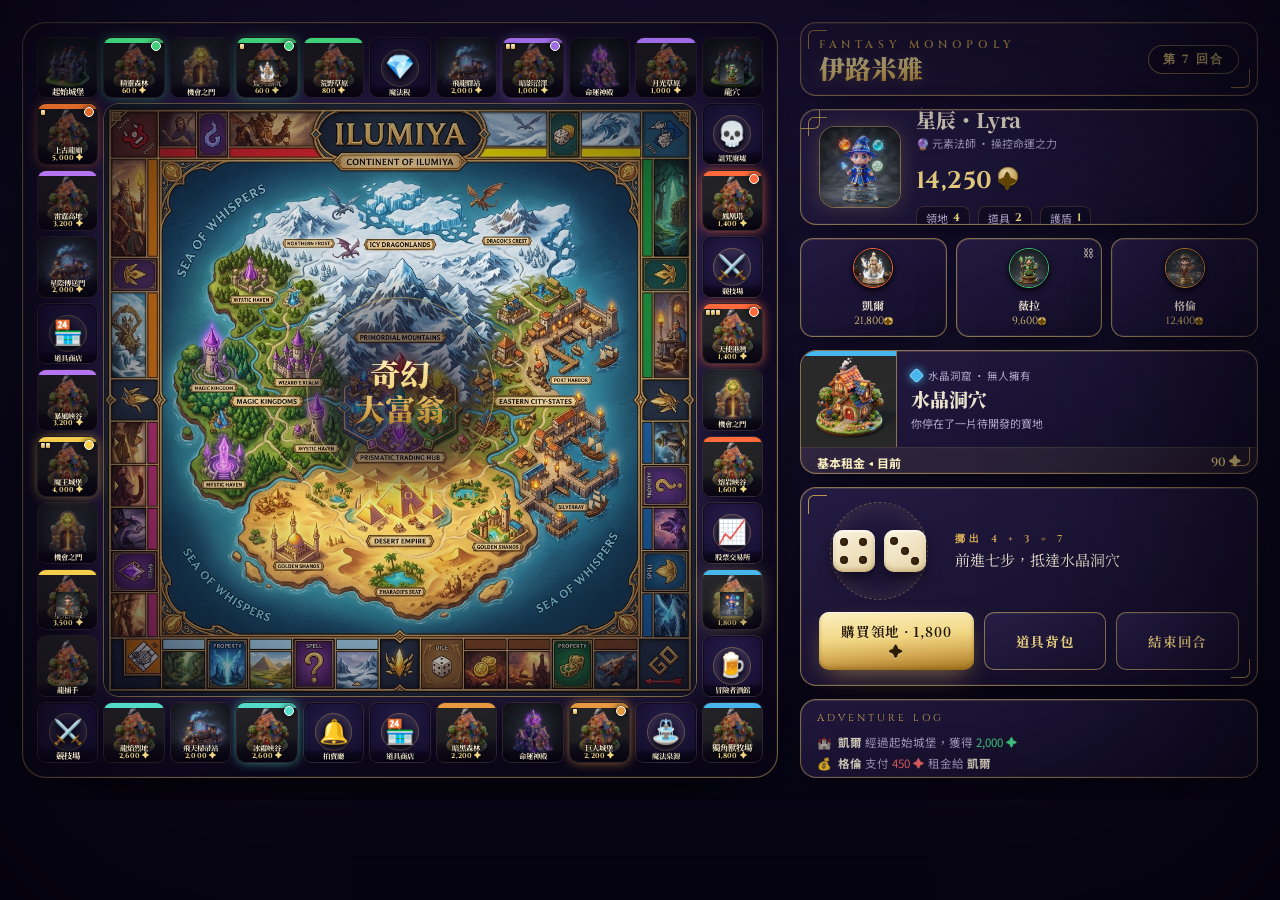
<file: screens/board.html>
<!DOCTYPE html>
<html lang="zh-TW">
<head>
<meta charset="UTF-8">
<title>主棋盤</title>
<link rel="stylesheet" href="../styles/ilumiya.css">
<style>
  .screen{position:relative;width:1280px;height:800px;display:flex;gap:22px;padding:22px;overflow:hidden;}

  /* ============ BOARD ============ */
  .board-wrap{position:relative;flex:0 0 auto;width:756px;height:756px;}
  .board{
    position:absolute;inset:0;display:grid;
    grid-template-columns:repeat(11,1fr);grid-template-rows:repeat(11,1fr);
    gap:5px;padding:14px;
    background:
      linear-gradient(150deg,rgba(40,30,72,.6),rgba(14,10,30,.75));
    border-radius:24px;
    border:1px solid var(--gold-line);
    box-shadow:0 30px 70px -24px #000, inset 0 0 0 1px rgba(231,193,107,.08), inset 0 0 90px rgba(8,4,20,.7);
  }
  /* center map */
  .map{
    grid-column:2 / 11;grid-row:2 / 11;position:relative;border-radius:16px;overflow:hidden;
    border:1px solid var(--gold-line);
    box-shadow:inset 0 0 0 4px rgba(10,6,24,.6),0 0 50px rgba(110,80,160,.35);
  }
  .map img{width:100%;height:100%;object-fit:cover;opacity:.96;}
  .map .map-veil{position:absolute;inset:0;background:radial-gradient(circle at 50% 42%,transparent 40%,rgba(8,4,20,.55));}
  .map .crest{
    position:absolute;left:50%;top:50%;transform:translate(-50%,-50%);text-align:center;width:100%;
  }
  .map .crest .ring{
    width:188px;height:188px;margin:0 auto;border-radius:50%;display:grid;place-items:center;
    border:1px solid var(--gold-line);
    background:radial-gradient(circle,rgba(12,8,26,.78),rgba(12,8,26,.35) 70%,transparent);
    box-shadow:0 0 40px rgba(0,0,0,.5),inset 0 0 30px rgba(244,217,133,.12);
  }
  .map .crest .ring::before{content:'';position:absolute;width:214px;height:214px;border-radius:50%;
    border:1px dashed rgba(231,193,107,.3);}
  .map .crest h1{font-size:30px;line-height:1.15;}
  .map .crest .sub{margin-top:4px;font-size:10px;}

  /* ============ TILE ============ */
  .tile{
    position:relative;border-radius:9px;overflow:hidden;cursor:pointer;
    background:#140f2b;border:1px solid rgba(231,193,107,.14);
    box-shadow:inset 0 0 0 1px rgba(0,0,0,.4);
  }
  .tile .art{position:absolute;inset:0;width:100%;height:100%;object-fit:cover;}
  .tile .top-bar{position:absolute;top:0;left:0;right:0;height:5px;z-index:3;}
  .tile .label{
    position:absolute;left:0;right:0;bottom:0;z-index:4;padding:3px 2px 2px;
    font-family:var(--serif);font-weight:700;font-size:7.4px;line-height:1.05;text-align:center;color:#f3e7cb;
    white-space:nowrap;overflow:hidden;text-overflow:ellipsis;
    background:linear-gradient(to top,rgba(6,3,16,.94),rgba(6,3,16,.55) 70%,transparent);
    text-shadow:0 1px 2px #000;
  }
  .tile .price{display:block;font-family:var(--display);font-weight:700;font-size:7px;color:var(--gold-2);letter-spacing:.02em;margin-top:1px;}
  .tile .veil{position:absolute;inset:0;background:linear-gradient(160deg,rgba(20,12,40,.05),rgba(8,4,20,.35));z-index:1;}
  /* corner tiles bigger emphasis */
  .tile.corner .label{font-size:8.4px;}
  /* owned glow */
  .tile.owned{box-shadow:inset 0 0 0 1.5px var(--own),0 0 12px -2px var(--own);}
  .tile .owner-gem{position:absolute;top:3px;right:3px;z-index:5;width:10px;height:10px;border-radius:50%;
    border:1.5px solid #fff;box-shadow:0 0 6px #000;}
  .tile .pips{position:absolute;top:6px;left:3px;z-index:5;display:flex;gap:1px;}
  .tile .pips i{width:4px;height:5px;border-radius:1px;background:linear-gradient(var(--gold-1),var(--gold-3));box-shadow:0 0 3px #000;}
  /* action medallion tiles (no building art) */
  .tile.medallion{background:radial-gradient(circle at 50% 38%,#2a2150,#120c2c);display:grid;place-items:center;}
  .tile.medallion .glyph{font-size:24px;filter:drop-shadow(0 2px 3px #000);z-index:2;margin-top:-6px;}
  .tile.medallion::before{content:'';position:absolute;width:60%;height:60%;border-radius:50%;
    border:1px solid rgba(231,193,107,.4);box-shadow:inset 0 0 14px rgba(244,217,133,.18);}

  /* tokens on tile */
  .tile .tokens{position:absolute;bottom:13px;left:0;right:0;z-index:6;display:flex;justify-content:center;gap:-4px;}
  .tile .tokens img{width:24px;height:24px;object-fit:contain;margin:0 -5px;
    filter:drop-shadow(0 3px 3px rgba(0,0,0,.7));}
  .tile .tokens img.active{filter:drop-shadow(0 0 6px var(--gold-2)) drop-shadow(0 3px 3px #000);}
  .tile.here{box-shadow:inset 0 0 0 2px var(--gold-2),0 0 18px -2px var(--gold-glow);animation:tilepulse 1.8s ease-in-out infinite;}
  @keyframes tilepulse{0%,100%{box-shadow:inset 0 0 0 2px var(--gold-2),0 0 14px -3px var(--gold-glow);}50%{box-shadow:inset 0 0 0 2px var(--gold-1),0 0 26px 0 var(--gold-glow);}}

  /* ============ RIGHT RAIL ============ */
  .rail{flex:1;min-width:0;display:flex;flex-direction:column;gap:13px;}
  .rail-head{display:flex;align-items:center;justify-content:space-between;padding:14px 18px;}
  .rail-head .round{
    font-family:var(--display);font-weight:700;font-size:12px;color:var(--gold-2);
    border:1px solid var(--gold-line);border-radius:999px;padding:5px 14px;letter-spacing:.16em;white-space:nowrap;
    background:rgba(12,8,26,.5);
  }

  /* current player spotlight */
  .spot{padding:16px 18px;display:flex;gap:15px;align-items:center;position:relative;overflow:hidden;}
  .spot::after{content:'';position:absolute;inset:0;background:radial-gradient(120% 80% at 0% 0%,rgba(244,217,133,.14),transparent 55%);pointer-events:none;}
  .spot .ava{position:relative;flex:0 0 auto;width:82px;height:82px;border-radius:16px;overflow:hidden;
    border:1.5px solid var(--gold-line);background:radial-gradient(circle at 50% 30%,#2c2152,#120c2c);
    box-shadow:0 0 22px rgba(244,217,133,.2),inset 0 0 0 1px rgba(0,0,0,.4);}
  .spot .ava img{width:100%;height:100%;object-fit:contain;}
  .spot .who{flex:1;min-width:0;}
  .spot .who .nm{font-family:var(--serif);font-weight:900;font-size:20px;color:var(--ink);}
  .spot .who .arch{font-size:11px;color:var(--ink-dim);margin-top:1px;}
  .spot .who .money{margin-top:9px;font-size:24px;}
  .spot .who .money .amount{font-size:24px;}
  .chips{display:flex;gap:8px;margin-top:9px;flex-wrap:wrap;}
  .chip{display:inline-flex;align-items:center;gap:5px;font-size:11px;color:var(--ink-dim);
    background:rgba(12,8,26,.55);border:1px solid rgba(231,193,107,.18);border-radius:8px;padding:3px 9px;}
  .chip b{color:var(--gold-2);font-family:var(--display);}

  /* other players row */
  .others{display:flex;gap:9px;}
  .pcard{flex:1;min-width:0;padding:9px 8px 8px;text-align:center;position:relative;border-radius:13px;}
  .pcard img{width:40px;height:40px;object-fit:contain;border-radius:50%;border:1.5px solid var(--pc);
    background:rgba(12,8,26,.6);filter:drop-shadow(0 2px 3px #000);}
  .pcard .pn{font-family:var(--serif);font-weight:700;font-size:11px;margin-top:4px;color:var(--ink);
    white-space:nowrap;overflow:hidden;text-overflow:ellipsis;}
  .pcard .pm{font-size:10.5px;color:var(--gold-2);font-family:var(--display);margin-top:1px;}
  .pcard.jailed::after{content:'⛓';position:absolute;top:5px;right:7px;font-size:11px;}

  /* landed property panel */
  .landed{padding:0;overflow:hidden;}
  .landed .lh{display:flex;align-items:stretch;gap:0;}
  .landed .lh .pic{flex:0 0 96px;height:96px;position:relative;overflow:hidden;border-right:1px solid var(--gold-line);}
  .landed .lh .pic img{width:100%;height:100%;object-fit:cover;}
  .landed .lh .pic .rb{position:absolute;top:0;left:0;right:0;height:5px;}
  .landed .lh .info{flex:1;padding:11px 14px;display:flex;flex-direction:column;justify-content:center;}
  .landed .lh .info .reg{display:flex;align-items:center;gap:6px;font-size:10.5px;color:var(--ink-dim);}
  .landed .lh .info .nm{font-family:var(--serif);font-weight:900;font-size:19px;margin-top:2px;color:var(--ink);}
  .landed .lh .info .st{font-size:11px;color:var(--ink-dim);margin-top:3px;}
  .rent-row{display:flex;justify-content:space-between;padding:6px 16px;font-size:12px;border-top:1px solid rgba(231,193,107,.1);}
  .rent-row:first-of-type{border-top:1px solid var(--gold-line);}
  .rent-row .lbl{color:var(--ink-dim);}
  .rent-row.cur{background:rgba(244,217,133,.08);}
  .rent-row.cur .lbl{color:var(--gold-1);font-weight:700;}
  .rent-row .v{font-family:var(--display);font-weight:600;color:var(--gold-2);}

  /* dice + actions dock */
  .dock{margin-top:auto;padding:15px 18px;display:flex;flex-direction:column;gap:13px;}
  .dice-cast{display:flex;align-items:center;gap:16px;}
  .casting-circle{position:relative;flex:0 0 auto;width:120px;height:96px;display:grid;place-items:center;}
  .casting-circle::before{content:'';position:absolute;width:96px;height:96px;border-radius:50%;
    border:1px dashed rgba(231,193,107,.35);box-shadow:inset 0 0 24px rgba(244,217,133,.12);}
  .dice-pair{display:flex;gap:9px;}
  .die{width:42px;height:42px;border-radius:10px;position:relative;
    background:linear-gradient(150deg,#fbf3df,#e6d3a6);
    box-shadow:0 6px 14px rgba(0,0,0,.5),inset 0 2px 2px rgba(255,255,255,.7),inset 0 -3px 4px rgba(150,110,40,.35);}
  .die i{position:absolute;width:8px;height:8px;border-radius:50%;transform:translate(-50%,-50%);
    background:radial-gradient(circle at 35% 30%,#4a2f12,#1c1106);box-shadow:inset 0 1px 1px rgba(0,0,0,.6);}
  .dock .actions{display:flex;gap:10px;}
  .dock .actions .btn{flex:1;}

  /* event log */
  .log{padding:11px 16px;max-height:96px;overflow:hidden;}
  .log .lt{font-family:var(--display);font-size:10px;letter-spacing:.3em;color:var(--gold-3);margin-bottom:7px;}
  .log .li{display:flex;gap:7px;font-size:11.5px;color:var(--ink-dim);padding:3px 0;line-height:1.3;}
  .log .li .ic{flex:0 0 auto;}
  .log .li b{color:var(--ink);font-weight:700;}
  .log .li .g{color:var(--gain);}
  .log .li .l{color:var(--loss);}
</style>
</head>
<body class="void-bg">
<div class="screen" data-screen-label="主棋盤">

  <!-- ============ BOARD ============ -->
  <div class="board-wrap">
    <div class="board" id="board">
      <div class="map">
        <img src="../images/background_map.png" alt="Ilumiya">
        <div class="map-veil"></div>
        <div class="crest">
          <div class="ring">
            <div>
              <h1 class="title-zh">奇幻<br>大富翁</h1>
            </div>
          </div>
          <div class="sub eyebrow">CONTINENT&nbsp;OF&nbsp;ILUMIYA</div>
        </div>
      </div>
    </div>
  </div>

  <!-- ============ RIGHT RAIL ============ -->
  <div class="rail">
    <div class="rail-head panel flourish">
      <div>
        <div class="eyebrow">Fantasy&nbsp;Monopoly</div>
        <div class="title-zh" style="font-size:26px;line-height:1;margin-top:3px;">伊路米雅</div>
      </div>
      <div class="round">第 7 回合</div>
    </div>

    <!-- current player spotlight -->
    <div class="spot panel flourish" style="--c:var(--shadow)">
      <div class="ava"><img src="../images/q_mage.png" alt=""></div>
      <div class="who">
        <div class="nm">星辰・Lyra</div>
        <div class="arch">🔮 元素法師 · 操控命運之力</div>
        <div class="money"><span class="amount">14,250</span> <span class="coin"></span></div>
        <div class="chips">
          <span class="chip">領地 <b>4</b></span>
          <span class="chip">道具 <b>2</b></span>
          <span class="chip">護盾 <b>1</b></span>
        </div>
      </div>
    </div>

    <!-- other players -->
    <div class="others">
      <div class="pcard panel" style="--pc:var(--fire)"><img src="../images/q_paladin.png" alt=""><div class="pn">凱爾</div><div class="pm">21,800<span class="coin" style="font-size:8px"></span></div></div>
      <div class="pcard panel jailed" style="--pc:var(--enchanted)"><img src="../images/q_druid.png" alt=""><div class="pn">薇拉</div><div class="pm">9,600<span class="coin" style="font-size:8px"></span></div></div>
      <div class="pcard panel" style="--pc:var(--giant)"><img src="../images/q_engineer.png" alt=""><div class="pn">格倫</div><div class="pm">12,400<span class="coin" style="font-size:8px"></span></div></div>
    </div>

    <!-- landed property -->
    <div class="landed panel flourish">
      <div class="lh">
        <div class="pic"><span class="rb" style="background:var(--crystal)"></span><img src="../images/tile_property.png" alt=""></div>
        <div class="info">
          <div class="reg"><span class="gem" style="color:var(--crystal);background:var(--crystal)"></span> 水晶洞窟 · 無人擁有</div>
          <div class="nm">水晶洞穴</div>
          <div class="st">你停在了一片待開發的寶地</div>
        </div>
      </div>
      <div class="rent-row cur"><span class="lbl">基本租金 ◂ 目前</span><span class="v">90 ✦</span></div>
      <div class="rent-row"><span class="lbl">🏠 一級建築</span><span class="v">250 ✦</span></div>
      <div class="rent-row"><span class="lbl">🏰 城堡（滿級）</span><span class="v">1,050 ✦</span></div>
    </div>

    <!-- dock -->
    <div class="dock panel flourish">
      <div class="dice-cast">
        <div class="casting-circle">
          <div class="dice-pair">
            <div class="die" data-v="4"></div>
            <div class="die" data-v="3"></div>
          </div>
        </div>
        <div style="flex:1">
          <div class="eyebrow" style="font-size:10px">擲出 4 + 3 = 7</div>
          <div class="t-serif" style="font-size:15px;color:var(--ink);margin-top:3px;">前進七步，抵達水晶洞穴</div>
        </div>
      </div>
      <div class="actions">
        <button class="btn btn-gold btn-sm" style="flex:1.4">購買領地 · 1,800 ✦</button>
        <button class="btn btn-ghost btn-sm">道具背包</button>
        <button class="btn btn-ghost btn-sm">結束回合</button>
      </div>
    </div>

    <!-- log -->
    <div class="log panel">
      <div class="lt">ADVENTURE&nbsp;LOG</div>
      <div class="li"><span class="ic">🏰</span><span><b>凱爾</b> 經過起始城堡，獲得 <span class="g">2,000 ✦</span></span></div>
      <div class="li"><span class="ic">💰</span><span><b>格倫</b> 支付 <span class="l">450 ✦</span> 租金給 <b>凱爾</b></span></div>
      <div class="li"><span class="ic">🪤</span><span><b>薇拉</b> 被龍捕手抓進龍穴</span></div>
    </div>
  </div>
</div>

<script>
const REGION={enchanted:'魔法森林',shadow:'暗影之域',fire:'烈焰之地',crystal:'水晶洞窟',giant:'巨人高原',frost:'冰霜峽谷',sacred:'神聖殿堂',storm:'暴風之境',ancient:'上古聖域'};
const BOARD=[
 {t:'special',n:'起始城堡',img:'tile_special',glyph:'🏰',corner:1},
 {t:'property',n:'精靈森林',g:'enchanted',price:600},
 {t:'chance',n:'機會之門',img:'tile_chance'},
 {t:'property',n:'矮人礦坑',g:'enchanted',price:600},
 {t:'property',n:'荒野草原',g:'enchanted',price:800},
 {t:'tax',n:'魔法稅',glyph:'💎'},
 {t:'transport',n:'飛龍驛站',img:'tile_railway',price:2000},
 {t:'property',n:'暗影沼澤',g:'shadow',price:1000},
 {t:'destiny',n:'命運神殿',img:'tile_destiny'},
 {t:'property',n:'月光草原',g:'shadow',price:1000},
 {t:'special',n:'龍穴',img:'tile_special',glyph:'🐉',corner:1},
 {t:'curse',n:'詛咒廢墟',glyph:'💀'},
 {t:'property',n:'鳳凰塔',g:'fire',price:1400},
 {t:'minigame',n:'競技場',glyph:'⚔️'},
 {t:'property',n:'天使港灣',g:'fire',price:1400},
 {t:'chance',n:'機會之門',img:'tile_chance'},
 {t:'property',n:'熔岩峽谷',g:'fire',price:1600},
 {t:'stock',n:'股票交易所',glyph:'📈'},
 {t:'property',n:'水晶洞穴',g:'crystal',price:1800,here:1},
 {t:'tavern',n:'冒險者酒館',glyph:'🍺'},
 {t:'property',n:'獨角獸牧場',g:'crystal',price:1800,corner:1},
 {t:'free',n:'魔法泉源',glyph:'⛲'},
 {t:'property',n:'巨人城堡',g:'giant',price:2200},
 {t:'destiny',n:'命運神殿',img:'tile_destiny'},
 {t:'property',n:'暗黑森林',g:'giant',price:2200},
 {t:'shop',n:'道具商店',glyph:'🏪'},
 {t:'auction',n:'拍賣廳',glyph:'🔔'},
 {t:'property',n:'冰霜峽谷',g:'frost',price:2600},
 {t:'transport',n:'飛天掃帚站',img:'tile_railway',price:2000},
 {t:'property',n:'龍焰烈地',g:'frost',price:2600},
 {t:'minigame',n:'競技場',glyph:'⚔️',corner:1},
 {t:'special',n:'龍捕手',glyph:'🪤'},
 {t:'property',n:'星光神殿',g:'sacred',price:3500},
 {t:'chance',n:'機會之門',img:'tile_chance'},
 {t:'property',n:'魔王城堡',g:'sacred',price:4000},
 {t:'property',n:'暴風峽谷',g:'storm',price:3200},
 {t:'shop',n:'道具商店',glyph:'🏪'},
 {t:'transport',n:'星際傳送門',img:'tile_railway',price:2000},
 {t:'property',n:'雷霆高地',g:'storm',price:3200},
 {t:'property',n:'上古龍廟',g:'ancient',price:5000},
];
// owners for the mock: idx -> {color, level}
const OWN={1:{c:'enchanted',lv:0},3:{c:'enchanted',lv:1},7:{c:'shadow',lv:2},12:{c:'fire',lv:0},
 14:{c:'fire',lv:3},22:{c:'giant',lv:1},27:{c:'frost',lv:0},34:{c:'sacred',lv:2},39:{c:'ancient',lv:1}};
// tokens on board: idx -> [{img,active}]
const TOKENS={18:[{img:'q_mage',active:1}],10:[{img:'q_druid'}],3:[{img:'q_paladin'}],32:[{img:'q_engineer'}]};

function gpos(i){
  if(i<=10) return {c:i+1,r:1};
  if(i<=20) return {c:11,r:i-10+1};
  if(i<=30) return {c:30-i+1,r:11};
  return {c:1,r:40-i+1};
}
const board=document.getElementById('board');
BOARD.forEach((sp,i)=>{
  const p=gpos(i);
  const el=document.createElement('div');
  el.className='tile'+(sp.corner?' corner':'')+(sp.here?' here':'');
  el.style.gridColumn=p.c; el.style.gridRow=p.r;
  const own=OWN[i];
  const hasArt = sp.t==='property'||sp.t==='transport'||sp.t==='chance'||sp.t==='destiny'||sp.t==='special';
  let html='';
  if(hasArt){
    const img = sp.img || 'tile_property';
    html += `<img class="art" src="../images/${img}.png" alt=""><div class="veil"></div>`;
    if(sp.g) html += `<span class="top-bar" style="background:var(--${sp.g})"></span>`;
  } else {
    el.classList.add('medallion');
    html += `<div class="glyph">${sp.glyph||'✦'}</div>`;
  }
  if(own){
    el.classList.add('owned'); el.style.setProperty('--own',`var(--${own.c})`);
    html += `<span class="owner-gem" style="background:var(--${own.c})"></span>`;
    if(own.lv>0){ html += `<div class="pips">`+ '<i></i>'.repeat(own.lv) +`</div>`; }
  }
  // label
  let label = `<div class="label">${sp.n}`;
  if(sp.price) label += `<span class="price">${sp.price.toLocaleString()} ✦</span>`;
  label += `</div>`;
  html += label;
  // tokens
  if(TOKENS[i]){
    html += `<div class="tokens">`+ TOKENS[i].map(t=>`<img class="${t.active?'active':''}" src="../images/${t.img}.png">`).join('') +`</div>`;
  }
  el.innerHTML=html;
  board.appendChild(el);
});

// dice pips
const PIP={1:[[50,50]],2:[[28,28],[72,72]],3:[[26,26],[50,50],[74,74]],4:[[28,28],[72,28],[28,72],[72,72]],5:[[26,26],[74,26],[50,50],[26,74],[74,74]],6:[[28,24],[72,24],[28,50],[72,50],[28,76],[72,76]]};
document.querySelectorAll('.die').forEach(d=>{
  const v=+d.dataset.v;
  PIP[v].forEach(([x,y])=>{const i=document.createElement('i');i.style.left=x+'%';i.style.top=y+'%';d.appendChild(i);});
});
</script>
</body>
</html>
</file>
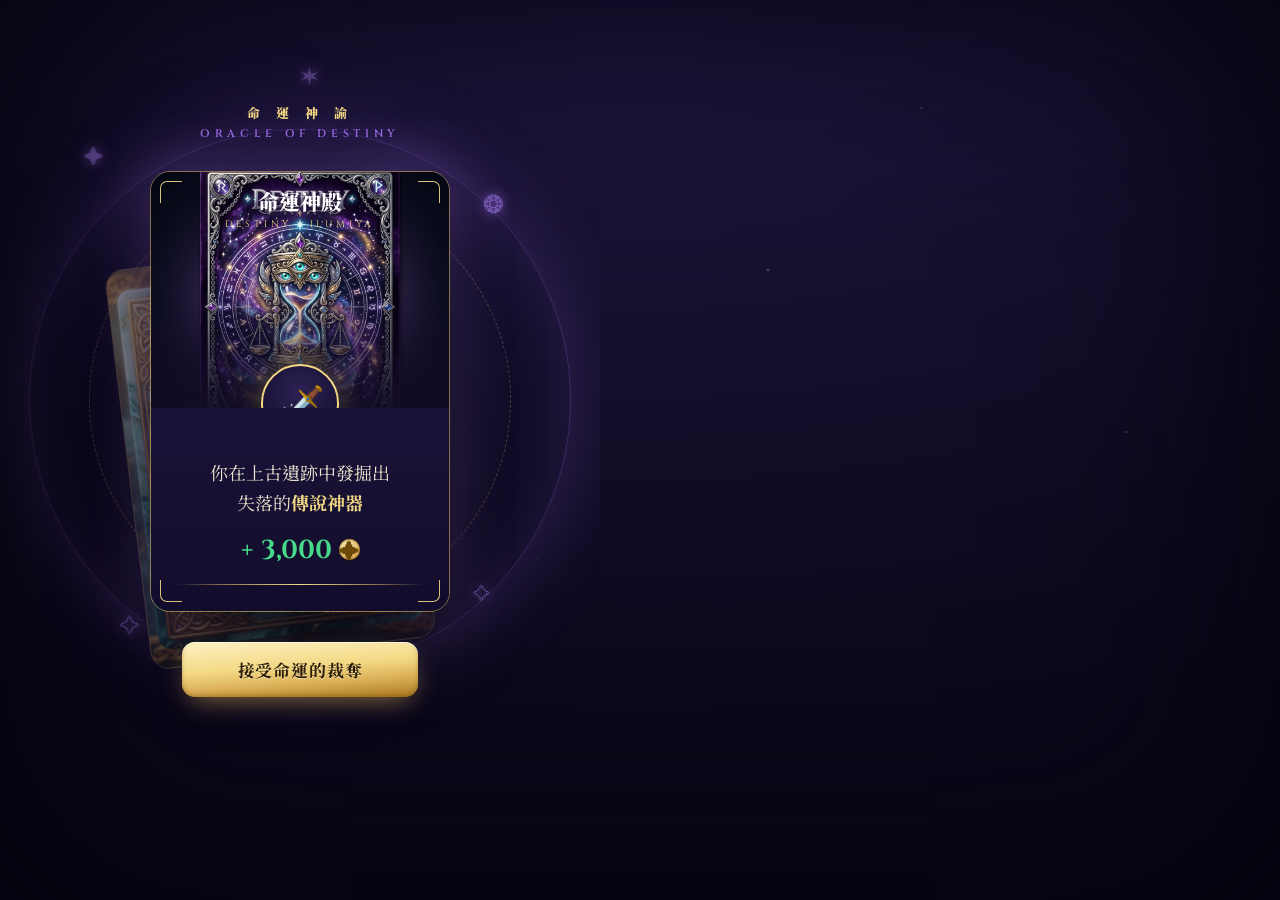
<file: screens/card-draw.html>
<!DOCTYPE html>
<html lang="zh-TW">
<head>
<meta charset="UTF-8">
<title>命運神諭</title>
<link rel="stylesheet" href="../styles/ilumiya.css">
<style>
  .screen{position:relative;width:600px;height:800px;overflow:hidden;display:grid;place-items:center;}
  .arcane{position:absolute;inset:0;}
  .arcane::before{content:'';position:absolute;left:50%;top:50%;transform:translate(-50%,-50%);
    width:540px;height:540px;border-radius:50%;border:1px solid rgba(157,107,230,.3);
    box-shadow:0 0 80px rgba(157,107,230,.25),inset 0 0 60px rgba(157,107,230,.15);}
  .arcane::after{content:'';position:absolute;left:50%;top:50%;transform:translate(-50%,-50%) rotate(18deg);
    width:420px;height:420px;border-radius:50%;border:1px dashed rgba(231,193,107,.28);}
  .glowrune{position:absolute;font-family:var(--display);color:rgba(180,140,255,.5);font-size:20px;text-shadow:0 0 12px rgba(157,107,230,.7);}

  .stack{position:relative;z-index:3;width:100%;display:flex;flex-direction:column;align-items:center;padding:0 40px;}
  .ribbon{font-family:var(--serif);font-weight:900;font-size:13px;letter-spacing:.5em;color:var(--gold-2);
    text-transform:none;margin-bottom:4px;}
  .eyebrow.dt{color:var(--shadow);}

  /* peeking back card */
  .back-peek{position:absolute;top:78px;width:286px;height:402px;border-radius:18px;overflow:hidden;
    transform:rotate(-7deg) translateX(-30px);opacity:.5;border:1px solid var(--gold-line);filter:blur(.4px);}
  .back-peek img{width:100%;height:100%;object-fit:cover;}

  /* main card */
  .card{position:relative;width:300px;border-radius:20px;overflow:hidden;
    border:1.5px solid var(--gold-line);
    box-shadow:0 40px 80px -20px #000,0 0 60px rgba(157,107,230,.4),inset 0 0 0 1px rgba(231,193,107,.12);
    animation:rise .6s cubic-bezier(.2,.8,.2,1);}
  @keyframes rise{from{transform:translateY(40px) scale(.94);opacity:0;}to{transform:none;opacity:1;}}
  .card .top{position:relative;height:236px;overflow:hidden;}
  .card .top img{width:100%;height:100%;object-fit:cover;object-position:center 22%;}
  .card .top .seal{position:absolute;left:50%;bottom:-34px;transform:translateX(-50%);z-index:4;
    width:78px;height:78px;border-radius:50%;display:grid;place-items:center;font-size:38px;
    background:radial-gradient(circle at 50% 35%,#2c2152,#120c2c);border:2px solid var(--gold-2);
    box-shadow:0 8px 22px rgba(0,0,0,.6),0 0 26px rgba(244,217,133,.4);}
  .card .top .grad{position:absolute;inset:0;background:linear-gradient(to bottom,transparent 50%,rgba(18,12,38,.95));}
  .card .top .kicker{position:absolute;top:14px;left:0;right:0;text-align:center;}
  .card .top .kicker .k{font-family:var(--serif);font-weight:900;font-size:21px;color:#fff;text-shadow:0 2px 12px #000,0 0 18px rgba(157,107,230,.8);}
  .card .top .kicker .ke{font-family:var(--display);font-size:9.5px;letter-spacing:.4em;color:var(--gold-2);margin-top:2px;}
  .card .body{background:linear-gradient(180deg,#1a1338,#120c2c);padding:50px 26px 26px;text-align:center;}
  .card .body .txt{font-family:var(--serif);font-size:18px;line-height:1.65;color:var(--ink);}
  .card .body .reward{margin-top:16px;font-family:var(--display);font-weight:700;font-size:26px;}
  .card .body .reward.g{color:var(--gain);} .card .body .reward.l{color:var(--loss);}
  .card .body .rule-gold{margin:16px 0 0;}
  .corner-fl{position:absolute;width:22px;height:22px;border:1.5px solid var(--gold-2);z-index:5;opacity:.9;}
  .cf1{top:9px;left:9px;border-right:0;border-bottom:0;border-radius:7px 0 0 0;}
  .cf2{top:9px;right:9px;border-left:0;border-bottom:0;border-radius:0 7px 0 0;}
  .cf3{bottom:9px;left:9px;border-right:0;border-top:0;border-radius:0 0 0 7px;}
  .cf4{bottom:9px;right:9px;border-left:0;border-top:0;border-radius:0 0 7px 0;}

  .confirm{margin-top:30px;z-index:3;}
  .confirm .btn{padding:15px 56px;font-size:17px;}
</style>
</head>
<body class="void-bg">
<div class="screen" data-screen-label="命運抽卡">
  <div class="arcane">
    <span class="glowrune" style="left:14%;top:18%">✦</span>
    <span class="glowrune" style="right:16%;top:24%">❂</span>
    <span class="glowrune" style="left:20%;bottom:20%">✧</span>
    <span class="glowrune" style="right:18%;bottom:24%">⟡</span>
    <span class="glowrune" style="left:50%;top:8%">✶</span>
  </div>

  <div class="stack">
    <div class="ribbon">命 運 神 諭</div>
    <div class="eyebrow dt" style="margin-bottom:30px">Oracle&nbsp;of&nbsp;Destiny</div>

    <div style="position:relative;display:grid;place-items:center;">
      <div class="back-peek"><img src="../images/chance_card_back.png" alt=""></div>
      <div class="card">
        <span class="corner-fl cf1"></span><span class="corner-fl cf2"></span>
        <span class="corner-fl cf3"></span><span class="corner-fl cf4"></span>
        <div class="top">
          <img src="../images/destiny_card_back.png" alt="">
          <div class="grad"></div>
          <div class="kicker"><div class="k">命運神殿</div><div class="ke">DESTINY&nbsp;·&nbsp;ILUMIYA</div></div>
          <div class="seal">🗡️</div>
        </div>
        <div class="body">
          <div class="txt">你在上古遺跡中發掘出<br>失落的<b style="color:var(--gold-2)">傳說神器</b></div>
          <div class="reward g">+ 3,000 <span class="coin" style="font-size:20px"></span></div>
          <hr class="rule-gold">
        </div>
      </div>
    </div>

    <div class="confirm"><button class="btn btn-gold">接受命運的裁奪</button></div>
  </div>
</div>
</body>
</html>
</file>
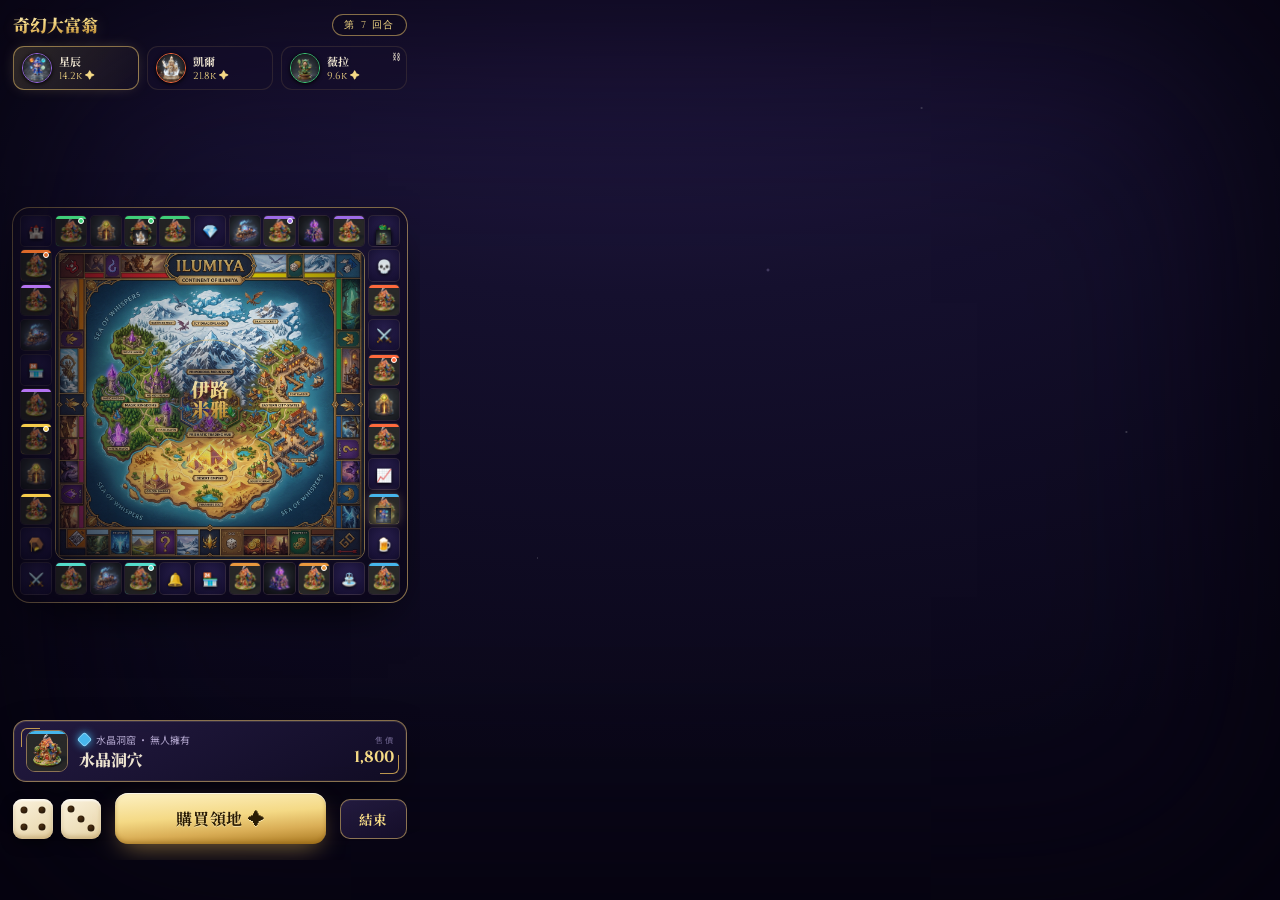
<file: screens/mobile.html>
<!DOCTYPE html>
<html lang="zh-TW">
<head>
<meta charset="UTF-8">
<title>手機版</title>
<link rel="stylesheet" href="../styles/ilumiya.css">
<style>
  .screen{position:relative;width:420px;height:860px;overflow:hidden;display:flex;flex-direction:column;}
  /* top bar */
  .topbar{flex:0 0 auto;padding:12px 13px 10px;display:flex;flex-direction:column;gap:9px;position:relative;z-index:5;}
  .tb-head{display:flex;align-items:center;justify-content:space-between;}
  .tb-head .brand{font-family:var(--serif);font-weight:900;font-size:17px;}
  .tb-head .round{font-family:var(--display);font-size:10px;letter-spacing:.16em;color:var(--gold-2);
    border:1px solid var(--gold-line);border-radius:999px;padding:3px 11px;background:rgba(12,8,26,.5);}
  .pstrip{display:flex;gap:8px;}
  .pc{flex:1;display:flex;align-items:center;gap:7px;padding:6px 8px;border-radius:11px;min-width:0;
    background:rgba(20,14,42,.6);border:1px solid rgba(231,193,107,.12);position:relative;}
  .pc.active{background:linear-gradient(120deg,rgba(244,217,133,.16),rgba(244,217,133,.02));border-color:var(--gold-line);
    box-shadow:0 0 16px -5px var(--gold-glow);}
  .pc img{width:30px;height:30px;border-radius:50%;object-fit:contain;border:1.5px solid var(--pc);flex:0 0 auto;
    background:rgba(12,8,26,.6);filter:drop-shadow(0 1px 2px #000);}
  .pc .pi{min-width:0;}
  .pc .pi .n{font-family:var(--serif);font-weight:700;font-size:11px;white-space:nowrap;overflow:hidden;text-overflow:ellipsis;color:var(--ink);}
  .pc .pi .m{font-family:var(--display);font-size:10px;color:var(--gold-2);}
  .pc.jail::after{content:'⛓';position:absolute;top:3px;right:5px;font-size:9px;}

  /* board */
  .board-area{flex:1;display:grid;place-items:center;padding:6px 11px;min-height:0;}
  .board{width:396px;height:396px;display:grid;grid-template-columns:repeat(11,1fr);grid-template-rows:repeat(11,1fr);
    gap:2.5px;padding:7px;border-radius:18px;border:1px solid var(--gold-line);
    background:linear-gradient(150deg,rgba(40,30,72,.6),rgba(14,10,30,.75));
    box-shadow:0 20px 50px -20px #000,inset 0 0 60px rgba(8,4,20,.6);}
  .map{grid-column:2/11;grid-row:2/11;position:relative;border-radius:11px;overflow:hidden;border:1px solid var(--gold-line);
    box-shadow:inset 0 0 0 3px rgba(10,6,24,.5);}
  .map img{width:100%;height:100%;object-fit:cover;opacity:.95;}
  .map .veil{position:absolute;inset:0;background:radial-gradient(circle at 50% 42%,transparent 38%,rgba(8,4,20,.6));}
  .map .crest{position:absolute;left:50%;top:50%;transform:translate(-50%,-50%);text-align:center;}
  .map .crest .ring{width:118px;height:118px;border-radius:50%;display:grid;place-items:center;
    border:1px solid var(--gold-line);background:radial-gradient(circle,rgba(12,8,26,.7),transparent 72%);}
  .map .crest h1{font-size:19px;line-height:1.1;}
  .map .crest .sub{font-size:6.5px;margin-top:3px;}

  .tile{position:relative;border-radius:5px;overflow:hidden;background:#140f2b;border:1px solid rgba(231,193,107,.12);}
  .tile .art{position:absolute;inset:0;width:100%;height:100%;object-fit:cover;}
  .tile .tb{position:absolute;top:0;left:0;right:0;height:3px;z-index:3;}
  .tile.medallion{background:radial-gradient(circle at 50% 38%,#2a2150,#120c2c);display:grid;place-items:center;}
  .tile.medallion .glyph{font-size:13px;filter:drop-shadow(0 1px 2px #000);}
  .tile.owned{box-shadow:inset 0 0 0 1.5px var(--own);}
  .tile .og{position:absolute;top:2px;right:2px;width:6px;height:6px;border-radius:50%;border:1px solid #fff;z-index:4;}
  .tile.here{box-shadow:inset 0 0 0 2px var(--gold-2),0 0 12px -2px var(--gold-glow);}
  .tile .tok{position:absolute;bottom:1px;left:0;right:0;z-index:5;display:flex;justify-content:center;}
  .tile .tok img{width:15px;height:15px;object-fit:contain;filter:drop-shadow(0 1px 2px #000);}
  .tile .tok img.active{filter:drop-shadow(0 0 4px var(--gold-2)) drop-shadow(0 1px 2px #000);}

  /* bottom dock */
  .dock{flex:0 0 auto;padding:11px 13px 16px;display:flex;flex-direction:column;gap:11px;position:relative;z-index:5;}
  .tilestrip{display:flex;align-items:center;gap:11px;padding:9px 12px;border-radius:13px;}
  .tilestrip .ic{width:42px;height:42px;border-radius:9px;overflow:hidden;flex:0 0 auto;position:relative;border:1px solid var(--gold-line);}
  .tilestrip .ic img{width:100%;height:100%;object-fit:cover;}
  .tilestrip .ic .b{position:absolute;top:0;left:0;right:0;height:3px;}
  .tilestrip .ti{flex:1;min-width:0;}
  .tilestrip .ti .r{display:flex;align-items:center;gap:6px;font-size:10px;color:var(--ink-dim);}
  .tilestrip .ti .n{font-family:var(--serif);font-weight:900;font-size:16px;color:var(--ink);margin-top:1px;}
  .tilestrip .rent{text-align:right;}
  .tilestrip .rent .rl{font-family:var(--display);font-size:8px;letter-spacing:.18em;color:var(--ink-faint);}
  .tilestrip .rent .rv{font-family:var(--display);font-weight:700;font-size:16px;color:var(--gold-2);}

  .castrow{display:flex;align-items:center;gap:14px;}
  .dice-pair{display:flex;gap:8px;}
  .die{width:40px;height:40px;border-radius:9px;position:relative;background:linear-gradient(150deg,#fbf3df,#e6d3a6);
    box-shadow:0 5px 12px rgba(0,0,0,.5),inset 0 2px 2px rgba(255,255,255,.7),inset 0 -3px 4px rgba(150,110,40,.35);}
  .die i{position:absolute;width:7px;height:7px;border-radius:50%;transform:translate(-50%,-50%);
    background:radial-gradient(circle at 35% 30%,#4a2f12,#1c1106);}
  .castrow .btn{flex:1;}
</style>
</head>
<body class="void-bg">
<div class="screen" data-screen-label="手機版主畫面">
  <div class="topbar">
    <div class="tb-head">
      <div class="brand title-zh">奇幻大富翁</div>
      <div class="round">第 7 回合</div>
    </div>
    <div class="pstrip">
      <div class="pc active" style="--pc:var(--shadow)"><img src="../images/q_mage.png"><div class="pi"><div class="n">星辰</div><div class="m">14.2k ✦</div></div></div>
      <div class="pc" style="--pc:var(--fire)"><img src="../images/q_paladin.png"><div class="pi"><div class="n">凱爾</div><div class="m">21.8k ✦</div></div></div>
      <div class="pc jail" style="--pc:var(--enchanted)"><img src="../images/q_druid.png"><div class="pi"><div class="n">薇拉</div><div class="m">9.6k ✦</div></div></div>
    </div>
  </div>

  <div class="board-area">
    <div class="board" id="board">
      <div class="map">
        <img src="../images/background_map.png" alt="">
        <div class="veil"></div>
        <div class="crest"><div class="ring"><h1 class="title-zh">伊路<br>米雅</h1></div><div class="sub eyebrow">ILUMIYA</div></div>
      </div>
    </div>
  </div>

  <div class="dock">
    <div class="tilestrip panel flourish">
      <div class="ic"><span class="b" style="background:var(--crystal)"></span><img src="../images/tile_property.png"></div>
      <div class="ti">
        <div class="r"><span class="gem" style="color:var(--crystal);background:var(--crystal)"></span> 水晶洞窟 · 無人擁有</div>
        <div class="n">水晶洞穴</div>
      </div>
      <div class="rent"><div class="rl">售價</div><div class="rv">1,800</div></div>
    </div>
    <div class="castrow">
      <div class="dice-pair"><div class="die" data-v="4"></div><div class="die" data-v="3"></div></div>
      <button class="btn btn-gold">購買領地 ✦</button>
      <button class="btn btn-ghost btn-sm" style="flex:0 0 auto">結束</button>
    </div>
  </div>
</div>

<script>
const BOARD=[
 {t:'special',glyph:'🏰'},{t:'property',g:'enchanted'},{t:'chance',img:'tile_chance'},{t:'property',g:'enchanted'},{t:'property',g:'enchanted'},
 {t:'tax',glyph:'💎'},{t:'transport',img:'tile_railway'},{t:'property',g:'shadow'},{t:'destiny',img:'tile_destiny'},{t:'property',g:'shadow'},
 {t:'special',glyph:'🐉'},{t:'curse',glyph:'💀'},{t:'property',g:'fire'},{t:'minigame',glyph:'⚔️'},{t:'property',g:'fire'},
 {t:'chance',img:'tile_chance'},{t:'property',g:'fire'},{t:'stock',glyph:'📈'},{t:'property',g:'crystal',here:1},{t:'tavern',glyph:'🍺'},
 {t:'property',g:'crystal'},{t:'free',glyph:'⛲'},{t:'property',g:'giant'},{t:'destiny',img:'tile_destiny'},{t:'property',g:'giant'},
 {t:'shop',glyph:'🏪'},{t:'auction',glyph:'🔔'},{t:'property',g:'frost'},{t:'transport',img:'tile_railway'},{t:'property',g:'frost'},
 {t:'minigame',glyph:'⚔️'},{t:'special',glyph:'🪤'},{t:'property',g:'sacred'},{t:'chance',img:'tile_chance'},{t:'property',g:'sacred'},
 {t:'property',g:'storm'},{t:'shop',glyph:'🏪'},{t:'transport',img:'tile_railway'},{t:'property',g:'storm'},{t:'property',g:'ancient'}
];
const OWN={1:{c:'enchanted'},3:{c:'enchanted'},7:{c:'shadow'},14:{c:'fire'},22:{c:'giant'},27:{c:'frost'},34:{c:'sacred'},39:{c:'ancient'}};
const TOK={18:[{img:'q_mage',a:1}],10:[{img:'q_druid'}],3:[{img:'q_paladin'}]};
function gpos(i){if(i<=10)return{c:i+1,r:1};if(i<=20)return{c:11,r:i-10+1};if(i<=30)return{c:30-i+1,r:11};return{c:1,r:40-i+1};}
const board=document.getElementById('board');
BOARD.forEach((sp,i)=>{
  const p=gpos(i),el=document.createElement('div');
  el.className='tile'+(sp.here?' here':'');el.style.gridColumn=p.c;el.style.gridRow=p.r;
  const art=sp.t==='property'||sp.t==='transport'||sp.t==='chance'||sp.t==='destiny';let h='';
  if(art){h+=`<img class="art" src="../images/${sp.img||'tile_property'}.png">`;if(sp.g)h+=`<span class="tb" style="background:var(--${sp.g})"></span>`;}
  else{el.classList.add('medallion');h+=`<div class="glyph">${sp.glyph||'✦'}</div>`;}
  if(OWN[i]){el.classList.add('owned');el.style.setProperty('--own',`var(--${OWN[i].c})`);h+=`<span class="og" style="background:var(--${OWN[i].c})"></span>`;}
  if(TOK[i])h+=`<div class="tok">`+TOK[i].map(t=>`<img class="${t.a?'active':''}" src="../images/${t.img}.png">`).join('')+`</div>`;
  el.innerHTML=h;board.appendChild(el);
});
const PIP={1:[[50,50]],2:[[28,28],[72,72]],3:[[26,26],[50,50],[74,74]],4:[[28,28],[72,28],[28,72],[72,72]],5:[[26,26],[74,26],[50,50],[26,74],[74,74]],6:[[28,24],[72,24],[28,50],[72,50],[28,76],[72,76]]};
document.querySelectorAll('.die').forEach(d=>{PIP[+d.dataset.v].forEach(([x,y])=>{const i=document.createElement('i');i.style.left=x+'%';i.style.top=y+'%';d.appendChild(i);});});
</script>
</body>
</html>
</file>
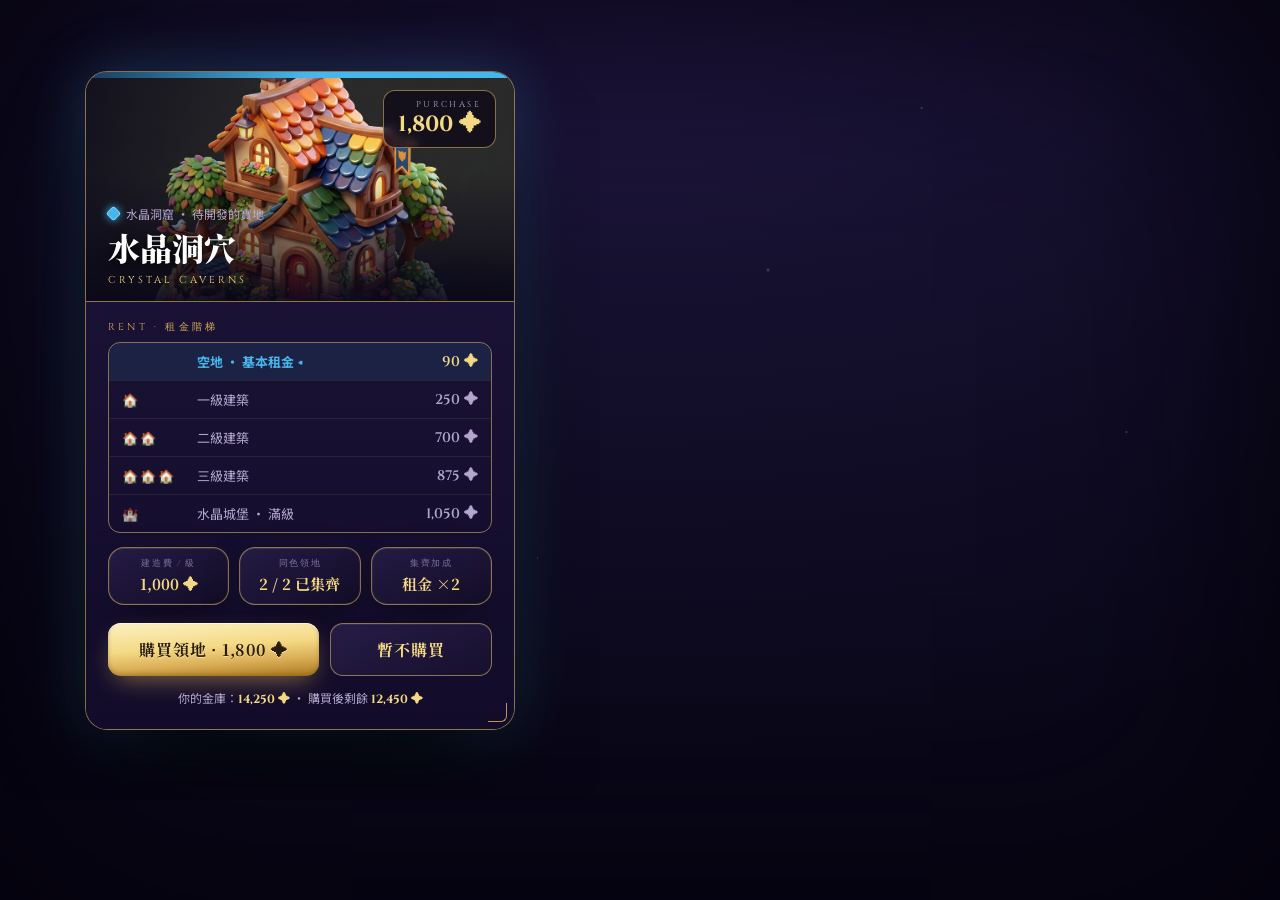
<file: screens/property.html>
<!DOCTYPE html>
<html lang="zh-TW">
<head>
<meta charset="UTF-8">
<title>領地契約</title>
<link rel="stylesheet" href="../styles/ilumiya.css">
<style>
  .screen{position:relative;width:600px;height:800px;overflow:hidden;display:grid;place-items:center;padding:30px;}
  .glow-floor{position:absolute;left:50%;bottom:60px;transform:translateX(-50%);width:380px;height:60px;border-radius:50%;
    background:radial-gradient(ellipse,rgba(70,182,236,.3),transparent 70%);filter:blur(6px);}

  .deed{position:relative;z-index:3;width:430px;border-radius:22px;overflow:hidden;
    box-shadow:0 44px 90px -24px #000,0 0 60px rgba(70,182,236,.25);
    animation:rise .5s cubic-bezier(.2,.8,.2,1);}
  @keyframes rise{from{transform:translateY(34px);opacity:0;}to{transform:none;opacity:1;}}

  .hero{position:relative;height:230px;overflow:hidden;border-bottom:1px solid var(--gold-line);}
  .hero img{width:100%;height:100%;object-fit:cover;object-position:center 38%;}
  .hero .reg-bar{position:absolute;top:0;left:0;right:0;height:6px;background:var(--crystal);}
  .hero .grad{position:absolute;inset:0;background:linear-gradient(105deg,rgba(10,7,24,.7),transparent 45%),linear-gradient(to top,rgba(10,7,24,.92),transparent 55%);}
  .hero .heading{position:absolute;left:22px;right:22px;bottom:14px;}
  .hero .heading .reg{display:flex;align-items:center;gap:7px;font-size:12px;color:var(--ink-dim);}
  .hero .heading h2{font-family:var(--serif);font-weight:900;font-size:32px;color:#fff;text-shadow:0 3px 14px #000;margin-top:2px;}
  .hero .heading .en{font-family:var(--display);font-size:10px;letter-spacing:.3em;color:var(--gold-2);text-transform:uppercase;margin-top:3px;}
  .hero .pricetag{position:absolute;top:18px;right:18px;text-align:right;padding:8px 14px;border-radius:12px;
    background:rgba(10,7,24,.7);border:1px solid var(--gold-line);backdrop-filter:blur(4px);}
  .hero .pricetag .pl{font-family:var(--display);font-size:8.5px;letter-spacing:.28em;color:var(--ink-dim);}
  .hero .pricetag .pv{font-family:var(--display);font-weight:700;font-size:22px;color:var(--gold-2);}

  .deed .body{background:linear-gradient(180deg,#191234,#120c2a);padding:18px 22px 22px;}
  .deed .body .sech{font-family:var(--display);font-size:10px;letter-spacing:.32em;color:var(--gold-3);margin-bottom:8px;}
  /* rent ladder */
  .ladder{display:flex;flex-direction:column;gap:0;border:1px solid var(--gold-line);border-radius:12px;overflow:hidden;}
  .rl{display:flex;align-items:center;gap:11px;padding:9px 13px;border-top:1px solid rgba(231,193,107,.1);}
  .rl:first-child{border-top:none;}
  .rl .lv{display:flex;gap:2px;width:64px;flex:0 0 auto;}
  .rl .lv .h{font-size:13px;filter:saturate(.4) brightness(.9);}
  .rl .lv .h.on{filter:none;}
  .rl .nm{flex:1;font-size:13px;color:var(--ink-dim);}
  .rl .v{font-family:var(--display);font-weight:600;font-size:14px;color:var(--ink-dim);}
  .rl.cur{background:rgba(70,182,236,.1);}
  .rl.cur .nm{color:var(--crystal);font-weight:700;} .rl.cur .v{color:var(--gold-2);}

  .meta-row{display:flex;gap:10px;margin-top:14px;}
  .mbox{flex:1;text-align:center;padding:10px 6px;}
  .mbox .ml{font-family:var(--display);font-size:8.5px;letter-spacing:.2em;color:var(--ink-faint);}
  .mbox .mv{font-family:var(--serif);font-weight:700;font-size:15px;color:var(--gold-2);margin-top:3px;}

  .actions{display:flex;gap:11px;margin-top:18px;}
  .actions .btn{flex:1;}
  .wallet{text-align:center;margin-top:13px;font-size:12px;color:var(--ink-dim);}
  .wallet b{color:var(--gold-2);font-family:var(--display);}
</style>
</head>
<body class="void-bg">
<div class="screen" data-screen-label="房產購買">
  <div class="glow-floor"></div>
  <div class="deed panel flourish">
    <div class="hero">
      <span class="reg-bar"></span>
      <img src="../images/tile_property.png" alt="">
      <div class="grad"></div>
      <div class="pricetag"><div class="pl">PURCHASE</div><div class="pv">1,800 ✦</div></div>
      <div class="heading">
        <div class="reg"><span class="gem" style="color:var(--crystal);background:var(--crystal)"></span> 水晶洞窟 · 待開發的寶地</div>
        <h2>水晶洞穴</h2>
        <div class="en">Crystal&nbsp;Caverns</div>
      </div>
    </div>
    <div class="body">
      <div class="sech">RENT&nbsp;·&nbsp;租金階梯</div>
      <div class="ladder">
        <div class="rl cur"><span class="lv"></span><span class="nm">空地 · 基本租金 ◂</span><span class="v">90 ✦</span></div>
        <div class="rl"><span class="lv"><span class="h on">🏠</span></span><span class="nm">一級建築</span><span class="v">250 ✦</span></div>
        <div class="rl"><span class="lv"><span class="h on">🏠</span><span class="h on">🏠</span></span><span class="nm">二級建築</span><span class="v">700 ✦</span></div>
        <div class="rl"><span class="lv"><span class="h on">🏠</span><span class="h on">🏠</span><span class="h on">🏠</span></span><span class="nm">三級建築</span><span class="v">875 ✦</span></div>
        <div class="rl"><span class="lv"><span class="h on">🏰</span></span><span class="nm">水晶城堡 · 滿級</span><span class="v">1,050 ✦</span></div>
      </div>
      <div class="meta-row">
        <div class="mbox panel"><div class="ml">建造費 / 級</div><div class="mv">1,000 ✦</div></div>
        <div class="mbox panel"><div class="ml">同色領地</div><div class="mv">2 / 2 已集齊</div></div>
        <div class="mbox panel"><div class="ml">集齊加成</div><div class="mv">租金 ×2</div></div>
      </div>
      <div class="actions">
        <button class="btn btn-gold" style="flex:1.5">購買領地 · 1,800 ✦</button>
        <button class="btn btn-ghost">暫不購買</button>
      </div>
      <div class="wallet">你的金庫：<b>14,250 ✦</b> · 購買後剩餘 <b>12,450 ✦</b></div>
    </div>
  </div>
</div>
</body>
</html>
</file>
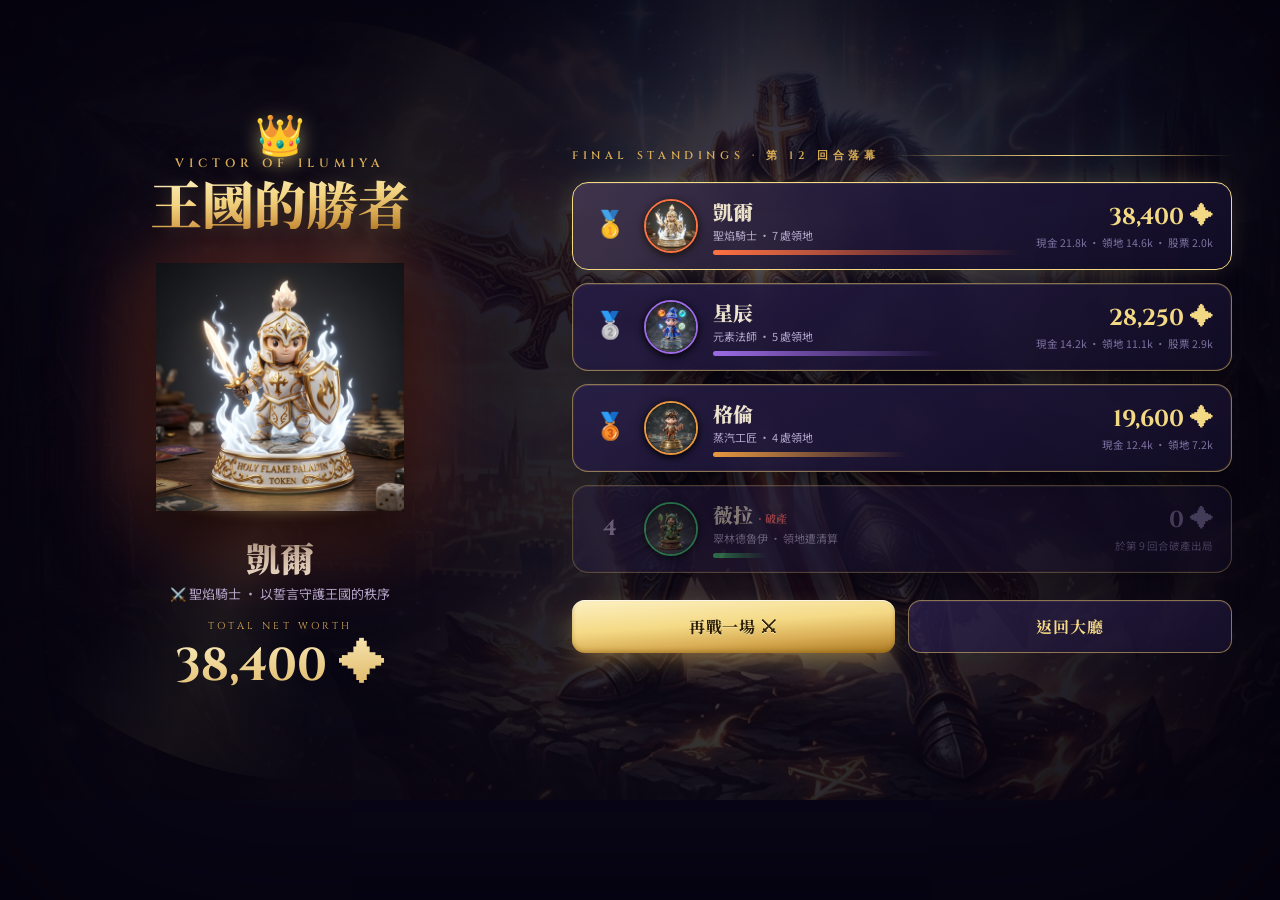
<file: screens/victory.html>
<!DOCTYPE html>
<html lang="zh-TW">
<head>
<meta charset="UTF-8">
<title>勝利結算</title>
<link rel="stylesheet" href="../styles/ilumiya.css">
<style>
  .screen{position:relative;width:1280px;height:800px;overflow:hidden;display:flex;}
  .bg{position:absolute;inset:0;}
  .bg img{width:100%;height:100%;object-fit:cover;object-position:center 30%;opacity:.5;}
  .bg .veil{position:absolute;inset:0;background:
    linear-gradient(90deg,rgba(8,5,18,.94) 30%,rgba(8,5,18,.55) 58%,rgba(8,5,18,.9)),
    radial-gradient(80% 70% at 30% 120%,rgba(244,217,133,.12),transparent 60%);}
  .rays{position:absolute;left:24%;top:50%;transform:translate(-50%,-50%);width:760px;height:760px;border-radius:50%;
    background:conic-gradient(from 0deg,transparent,rgba(244,217,133,.07) 6%,transparent 12%,transparent 50%,rgba(244,217,133,.07) 56%,transparent 62%);
    animation:spin 60s linear infinite;}
  @keyframes spin{to{transform:translate(-50%,-50%) rotate(360deg);}}

  /* winner */
  .winner{position:relative;z-index:3;width:560px;flex:0 0 auto;display:flex;flex-direction:column;align-items:center;justify-content:center;padding:40px;}
  .winner .eyebrow{font-size:12px;}
  .winner .vtitle{font-family:var(--serif);font-weight:900;font-size:52px;margin-top:6px;line-height:1;}
  .crown{font-size:40px;filter:drop-shadow(0 4px 10px rgba(244,217,133,.6));margin-bottom:-6px;animation:bobf 3s ease-in-out infinite;}
  @keyframes bobf{0%,100%{transform:translateY(0);}50%{transform:translateY(-7px);}}
  .dais{position:relative;margin-top:18px;width:280px;height:280px;display:grid;place-items:center;}
  .dais .tk{width:248px;height:248px;object-fit:contain;filter:drop-shadow(0 24px 26px rgba(0,0,0,.7)) drop-shadow(0 0 46px rgba(255,106,61,.45));}
  .dais .halo{position:absolute;width:280px;height:280px;border-radius:50%;background:radial-gradient(circle,rgba(255,106,61,.32),transparent 62%);z-index:-1;}
  .dais .floor{position:absolute;bottom:8px;width:230px;height:36px;border-radius:50%;background:radial-gradient(ellipse,rgba(244,217,133,.4),transparent 70%);filter:blur(4px);}
  .winner .wname{font-family:var(--serif);font-weight:900;font-size:34px;color:var(--ink);margin-top:6px;}
  .winner .warch{font-size:13px;color:var(--ink-dim);margin-top:2px;}
  .winner .wworth{margin-top:16px;text-align:center;}
  .winner .wworth .wl{font-family:var(--display);font-size:10px;letter-spacing:.32em;color:var(--gold-3);}
  .winner .wworth .wv{font-family:var(--display);font-weight:700;font-size:46px;color:transparent;
    background:linear-gradient(176deg,var(--gold-1),var(--gold-3));-webkit-background-clip:text;background-clip:text;margin-top:2px;}

  /* ranking */
  .ranks{position:relative;z-index:3;flex:1;display:flex;flex-direction:column;justify-content:center;padding:48px 48px 48px 12px;gap:13px;}
  .ranks .rh{display:flex;align-items:center;gap:12px;margin-bottom:6px;}
  .ranks .rh .eyebrow{white-space:nowrap;}
  .ranks .rh .rule-gold{flex:1;}
  .rrow{display:flex;align-items:center;gap:15px;padding:14px 18px;position:relative;overflow:hidden;}
  .rrow .medal{font-family:var(--display);font-weight:700;font-size:22px;width:38px;text-align:center;flex:0 0 auto;color:var(--ink-dim);}
  .rrow.r1 .medal,.rrow.r2 .medal,.rrow.r3 .medal{font-size:26px;}
  .rrow img{width:54px;height:54px;object-fit:contain;border-radius:50%;border:2px solid var(--pc);flex:0 0 auto;
    background:rgba(12,8,26,.6);filter:drop-shadow(0 2px 4px #000);}
  .rrow .ri{flex:1;min-width:0;}
  .rrow .ri .n{font-family:var(--serif);font-weight:900;font-size:20px;color:var(--ink);}
  .rrow .ri .a{font-size:11px;color:var(--ink-dim);margin-top:1px;}
  .rrow .ri .bar{height:5px;border-radius:3px;margin-top:7px;background:linear-gradient(90deg,var(--pc),transparent);}
  .rrow .breakdown{text-align:right;flex:0 0 auto;}
  .rrow .breakdown .tot{font-family:var(--display);font-weight:700;font-size:23px;color:var(--gold-2);}
  .rrow .breakdown .sub{font-size:10.5px;color:var(--ink-faint);margin-top:2px;}
  .rrow.r1{border-color:var(--gold-2);box-shadow:0 0 28px -8px var(--gold-glow),inset 0 1px 0 rgba(255,255,255,.08);}
  .rrow.r1::after{content:'';position:absolute;inset:0;background:linear-gradient(100deg,rgba(244,217,133,.12),transparent 50%);pointer-events:none;}
  .rrow.bankrupt{opacity:.5;}
  .endbtns{display:flex;gap:13px;margin-top:14px;}
  .endbtns .btn{flex:1;}
</style>
</head>
<body class="void-bg">
<div class="screen" data-screen-label="勝利結算">
  <div class="bg"><img src="../images/hero_paladin.png" alt=""><div class="veil"></div></div>
  <div class="rays"></div>

  <div class="winner">
    <div class="crown">👑</div>
    <div class="eyebrow">Victor&nbsp;of&nbsp;Ilumiya</div>
    <div class="vtitle title-zh">王國的勝者</div>
    <div class="dais">
      <div class="halo"></div>
      <img class="tk" src="../images/q_paladin.png" alt="">
      <div class="floor"></div>
    </div>
    <div class="wname">凱爾</div>
    <div class="warch">⚔️ 聖焰騎士 · 以誓言守護王國的秩序</div>
    <div class="wworth"><div class="wl">TOTAL&nbsp;NET&nbsp;WORTH</div><div class="wv">38,400 ✦</div></div>
  </div>

  <div class="ranks">
    <div class="rh"><span class="eyebrow">Final&nbsp;Standings&nbsp;·&nbsp;第&nbsp;12&nbsp;回合落幕</span><hr class="rule-gold"></div>

    <div class="rrow r1 panel" style="--pc:var(--fire)">
      <span class="medal">🥇</span>
      <img src="../images/q_paladin.png">
      <div class="ri"><div class="n">凱爾</div><div class="a">聖焰騎士 · 7 處領地</div><div class="bar" style="width:100%"></div></div>
      <div class="breakdown"><div class="tot">38,400 ✦</div><div class="sub">現金 21.8k · 領地 14.6k · 股票 2.0k</div></div>
    </div>

    <div class="rrow r2 panel" style="--pc:var(--shadow)">
      <span class="medal">🥈</span>
      <img src="../images/q_mage.png">
      <div class="ri"><div class="n">星辰</div><div class="a">元素法師 · 5 處領地</div><div class="bar" style="width:74%"></div></div>
      <div class="breakdown"><div class="tot">28,250 ✦</div><div class="sub">現金 14.2k · 領地 11.1k · 股票 2.9k</div></div>
    </div>

    <div class="rrow r3 panel" style="--pc:var(--giant)">
      <span class="medal">🥉</span>
      <img src="../images/q_engineer.png">
      <div class="ri"><div class="n">格倫</div><div class="a">蒸汽工匠 · 4 處領地</div><div class="bar" style="width:52%"></div></div>
      <div class="breakdown"><div class="tot">19,600 ✦</div><div class="sub">現金 12.4k · 領地 7.2k</div></div>
    </div>

    <div class="rrow bankrupt panel" style="--pc:var(--enchanted)">
      <span class="medal">4</span>
      <img src="../images/q_druid.png">
      <div class="ri"><div class="n">薇拉 <span style="font-size:11px;color:var(--loss)">· 破產</span></div><div class="a">翠林德魯伊 · 領地遭清算</div><div class="bar" style="width:14%"></div></div>
      <div class="breakdown"><div class="tot" style="color:var(--ink-faint)">0 ✦</div><div class="sub">於第 9 回合破產出局</div></div>
    </div>

    <div class="endbtns">
      <button class="btn btn-gold">再戰一場 ⚔</button>
      <button class="btn btn-ghost">返回大廳</button>
    </div>
  </div>
</div>
</body>
</html>
</file>
<file: styles/ilumiya.css>
/* ============================================================
   ILUMIYA · 奇幻大富翁 — Shared Visual System
   Mood: 華麗厚重 — midnight indigo, gold filigree, gemstone accents
   ============================================================ */
@import url('https://fonts.googleapis.com/css2?family=Cinzel:wght@400;500;600;700;800;900&family=Cinzel+Decorative:wght@700;900&family=Noto+Serif+TC:wght@500;700;900&family=Noto+Sans+TC:wght@400;500;700&display=swap');

:root{
  /* base void */
  --void-0:#06040f;
  --void-1:#0c0a1f;
  --void-2:#171231;
  --void-3:#241a48;
  --ink:#ece3cf;
  --ink-dim:#b3a7cf;
  --ink-faint:#7d72a0;

  /* regal gold */
  --gold-1:#fdf1c4;
  --gold-2:#f4d985;
  --gold-3:#d9ad55;
  --gold-4:#a9781f;
  --gold-line:rgba(231,193,107,0.55);
  --gold-glow:rgba(244,217,133,0.30);

  /* gem region palette */
  --enchanted:#3fcf7a;
  --shadow:#9d6be6;
  --fire:#ff6a3d;
  --crystal:#46b6ec;
  --giant:#e8983e;
  --frost:#54dccb;
  --sacred:#f6cc4c;
  --storm:#b574f2;
  --ancient:#dd6a2a;

  --gain:#46d98a;
  --loss:#ff6b6b;

  --panel:linear-gradient(155deg, rgba(40,30,72,0.86), rgba(18,13,38,0.92));
  --radius:16px;
  --serif:'Noto Serif TC',serif;
  --sans:'Noto Sans TC',sans-serif;
  --display:'Cinzel',serif;
}

*{margin:0;padding:0;box-sizing:border-box;}
html,body{height:100%;}
body{
  font-family:var(--sans);
  color:var(--ink);
  background:
    radial-gradient(120% 95% at 50% -10%, #2a1d52 0%, #15102e 45%, #0a0719 100%);
  -webkit-font-smoothing:antialiased;
  overflow:hidden;
}
/* faint starfield + arcane vignette layer */
.void-bg::before{
  content:'';position:absolute;inset:0;pointer-events:none;
  background:
    radial-gradient(1.5px 1.5px at 18% 24%, rgba(255,255,255,.5), transparent),
    radial-gradient(1.5px 1.5px at 72% 12%, rgba(255,255,255,.4), transparent),
    radial-gradient(1px 1px at 42% 62%, rgba(255,255,255,.35), transparent),
    radial-gradient(1.5px 1.5px at 88% 48%, rgba(255,255,255,.4), transparent),
    radial-gradient(1px 1px at 30% 82%, rgba(255,255,255,.3), transparent),
    radial-gradient(2px 2px at 60% 30%, rgba(214,196,255,.45), transparent);
  opacity:.8;
}
.void-bg::after{
  content:'';position:absolute;inset:0;pointer-events:none;
  box-shadow:inset 0 0 220px 40px rgba(4,2,12,0.9);
}

::-webkit-scrollbar{width:8px;height:8px;}
::-webkit-scrollbar-track{background:rgba(0,0,0,.2);}
::-webkit-scrollbar-thumb{background:linear-gradient(var(--gold-3),var(--gold-4));border-radius:8px;}

/* ---------- Typography ---------- */
.t-display{font-family:var(--display);font-weight:800;letter-spacing:.14em;text-transform:uppercase;}
.t-serif{font-family:var(--serif);}
.title-zh{
  font-family:var(--serif);font-weight:900;color:transparent;
  background:linear-gradient(176deg,var(--gold-1),var(--gold-2) 42%,var(--gold-3) 70%,var(--gold-4));
  -webkit-background-clip:text;background-clip:text;
  text-shadow:0 2px 16px rgba(244,217,133,.18);
}
.eyebrow{
  font-family:var(--display);font-weight:600;letter-spacing:.42em;text-transform:uppercase;
  color:var(--gold-3);font-size:11px;
}
.gold{color:var(--gold-2);}
.dim{color:var(--ink-dim);}
.faint{color:var(--ink-faint);}

/* ---------- Panels & filigree ---------- */
.panel{
  position:relative;background:var(--panel);
  border:1px solid var(--gold-line);
  border-radius:var(--radius);
  box-shadow:
    0 18px 48px -16px rgba(0,0,0,.7),
    inset 0 1px 0 rgba(255,255,255,.07),
    inset 0 0 0 1px rgba(231,193,107,.08);
  backdrop-filter:blur(8px);
}
/* corner flourishes */
.panel.flourish::before,
.panel.flourish::after{
  content:'';position:absolute;width:18px;height:18px;pointer-events:none;
  border:1.5px solid var(--gold-3);opacity:.85;
}
.panel.flourish::before{top:7px;left:7px;border-right:none;border-bottom:none;border-radius:6px 0 0 0;}
.panel.flourish::after{bottom:7px;right:7px;border-left:none;border-top:none;border-radius:0 0 6px 0;}

.rule-gold{
  height:1px;border:none;
  background:linear-gradient(90deg,transparent,var(--gold-line) 18%,var(--gold-2) 50%,var(--gold-line) 82%,transparent);
}
.diamond{display:inline-block;width:7px;height:7px;transform:rotate(45deg);
  background:linear-gradient(135deg,var(--gold-1),var(--gold-3));box-shadow:0 0 8px var(--gold-glow);}

/* ---------- Buttons ---------- */
.btn{
  font-family:var(--serif);font-weight:700;cursor:pointer;border:none;
  border-radius:13px;padding:14px 30px;font-size:16px;position:relative;
  transition:transform .15s, box-shadow .25s, filter .2s;letter-spacing:.05em;
}
.btn-gold{
  color:#2a1c05;
  background:linear-gradient(176deg,var(--gold-1),var(--gold-2) 45%,var(--gold-3) 72%,var(--gold-4));
  box-shadow:0 10px 26px -8px rgba(217,173,85,.6), inset 0 1px 0 rgba(255,255,255,.7), inset 0 -2px 4px rgba(120,80,10,.4);
  text-shadow:0 1px 0 rgba(255,247,210,.6);
}
.btn-gold:hover{transform:translateY(-2px);box-shadow:0 16px 34px -8px rgba(217,173,85,.75), inset 0 1px 0 rgba(255,255,255,.8);}
.btn-ghost{
  color:var(--gold-2);background:linear-gradient(155deg,rgba(48,36,82,.7),rgba(24,17,46,.8));
  border:1px solid var(--gold-line);box-shadow:inset 0 1px 0 rgba(255,255,255,.06);
}
.btn-ghost:hover{transform:translateY(-2px);color:var(--gold-1);box-shadow:0 0 18px -2px var(--gold-glow);}
.btn-emerald{color:#04210f;background:linear-gradient(176deg,#9bf0bf,#46d98a 55%,#1f9d5e);box-shadow:0 10px 24px -8px rgba(70,217,138,.55),inset 0 1px 0 rgba(255,255,255,.6);}
.btn-ruby{color:#2a0808;background:linear-gradient(176deg,#ffb0a3,#ff6b6b 55%,#c0392b);box-shadow:0 10px 24px -8px rgba(255,107,107,.5),inset 0 1px 0 rgba(255,255,255,.5);}
.btn-sm{padding:9px 18px;font-size:13.5px;border-radius:10px;}

/* ---------- Coin ---------- */
.coin{
  display:inline-grid;place-items:center;width:1.05em;height:1.05em;border-radius:50%;
  font-size:.78em;font-weight:900;color:#6b4a06;vertical-align:-1px;
  background:radial-gradient(circle at 38% 32%,var(--gold-1),var(--gold-3) 70%,var(--gold-4));
  box-shadow:inset 0 0 0 1px rgba(120,80,10,.5),0 1px 2px rgba(0,0,0,.5);
}
.coin::before{content:'✦';}
.amount{font-family:var(--display);font-weight:700;color:var(--gold-2);letter-spacing:.02em;}

/* ---------- Gem chip (region marker) ---------- */
.gem{width:11px;height:11px;border-radius:3px;transform:rotate(45deg);display:inline-block;
  box-shadow:inset 0 0 0 1px rgba(255,255,255,.35),0 0 8px currentColor;}
</file>
